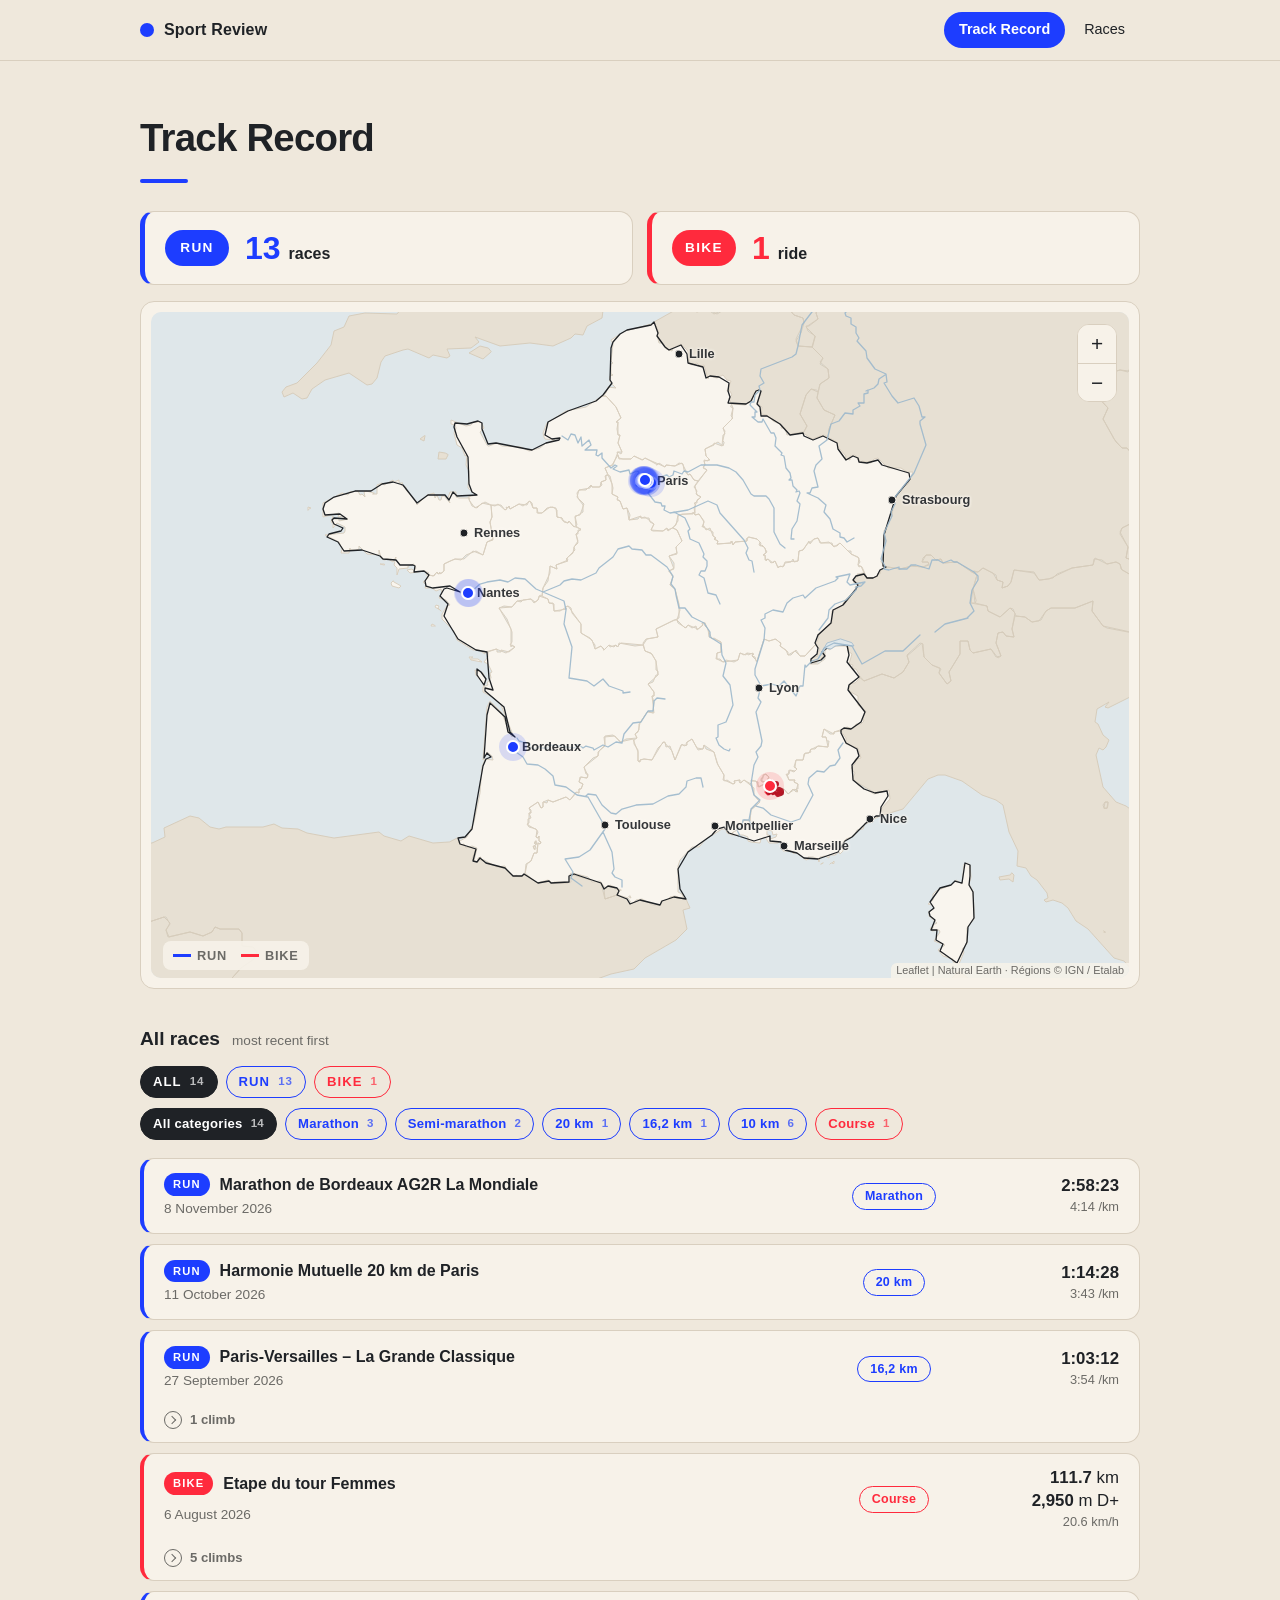
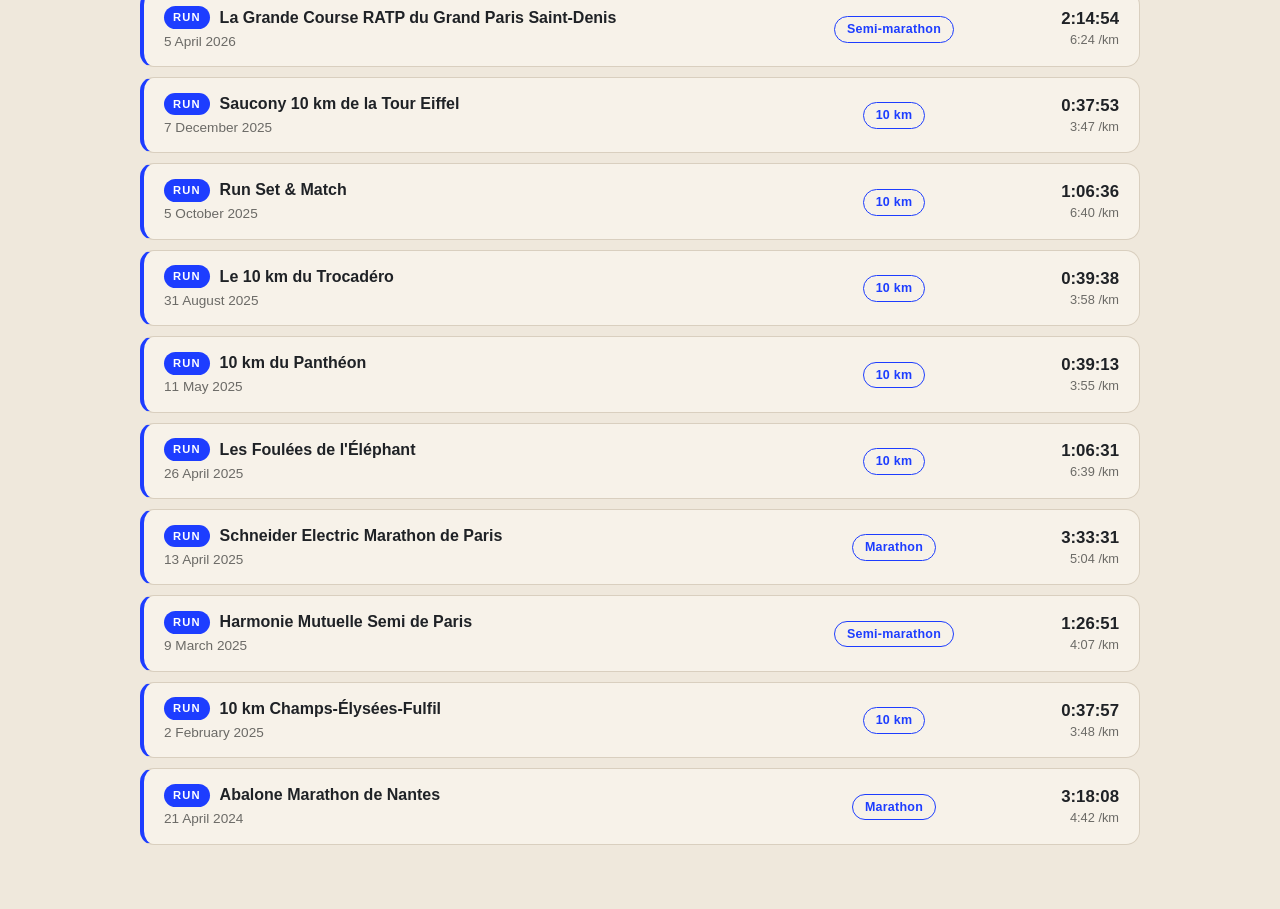
<file: index.html>
<!DOCTYPE html>
<html lang="en">
<head>
  <meta charset="UTF-8" />
  <meta name="viewport" content="width=device-width, initial-scale=1.0" />
  <title>Sport Review — Track Record</title>
  <meta name="description" content="Every race I've run, traced on a map of France." />
  <link rel="stylesheet" href="css/leaflet.css" />
  <link rel="stylesheet" href="css/style.css" />
</head>
<body>
  <nav class="topnav">
    <div class="container topnav-inner">
      <a class="brand" href="index.html">Sport Review</a>
      <div class="topnav-links">
        <a href="index.html" aria-current="page">Track Record</a>
        <a href="courses.html">Races</a>
      </div>
    </div>
  </nav>

  <main class="container page">
    <header class="tr-head">
      <h1 class="page-title">Track Record</h1>
    </header>

    <div id="counters" class="counters"></div>

    <div class="map-panel">
      <div id="map" class="map" aria-label="Map of France with race tracks"></div>
      <button id="map-reset" type="button" class="map-reset" hidden>← All of France</button>
      <div class="map-zoom" role="group" aria-label="Zoom">
        <button id="zoom-in" type="button" aria-label="Zoom in" title="Zoom in (+)">+</button>
        <button id="zoom-out" type="button" aria-label="Zoom out" title="Zoom out (−)">−</button>
      </div>
      <div id="map-legend" class="map-legend"></div>
      <div id="map-tip" class="map-tip" role="tooltip" hidden></div>
    </div>

    <h2 class="list-title">All races <span>most recent first</span></h2>
    <div id="race-filters" class="race-filters"></div>
    <ol id="race-list" class="race-list" aria-label="Races"></ol>
  </main>

  <script src="js/format.js"></script>
  <script src="js/vendor/leaflet.js"></script>
  <script src="js/basemap.js"></script>
  <script src="js/main.js"></script>
</body>
</html>
</file>
<file: css/leaflet.css>
/* required styles */

.leaflet-pane,
.leaflet-tile,
.leaflet-marker-icon,
.leaflet-marker-shadow,
.leaflet-tile-container,
.leaflet-pane > svg,
.leaflet-pane > canvas,
.leaflet-zoom-box,
.leaflet-image-layer,
.leaflet-layer {
	position: absolute;
	left: 0;
	top: 0;
	}
.leaflet-container {
	overflow: hidden;
	}
.leaflet-tile,
.leaflet-marker-icon,
.leaflet-marker-shadow {
	-webkit-user-select: none;
	   -moz-user-select: none;
	        user-select: none;
	  -webkit-user-drag: none;
	}
/* Prevents IE11 from highlighting tiles in blue */
.leaflet-tile::selection {
	background: transparent;
}
/* Safari renders non-retina tile on retina better with this, but Chrome is worse */
.leaflet-safari .leaflet-tile {
	image-rendering: -webkit-optimize-contrast;
	}
/* hack that prevents hw layers "stretching" when loading new tiles */
.leaflet-safari .leaflet-tile-container {
	width: 1600px;
	height: 1600px;
	-webkit-transform-origin: 0 0;
	}
.leaflet-marker-icon,
.leaflet-marker-shadow {
	display: block;
	}
/* .leaflet-container svg: reset svg max-width decleration shipped in Joomla! (joomla.org) 3.x */
/* .leaflet-container img: map is broken in FF if you have max-width: 100% on tiles */
.leaflet-container .leaflet-overlay-pane svg {
	max-width: none !important;
	max-height: none !important;
	}
.leaflet-container .leaflet-marker-pane img,
.leaflet-container .leaflet-shadow-pane img,
.leaflet-container .leaflet-tile-pane img,
.leaflet-container img.leaflet-image-layer,
.leaflet-container .leaflet-tile {
	max-width: none !important;
	max-height: none !important;
	width: auto;
	padding: 0;
	}

.leaflet-container img.leaflet-tile {
	/* See: https://bugs.chromium.org/p/chromium/issues/detail?id=600120 */
	mix-blend-mode: plus-lighter;
}

.leaflet-container.leaflet-touch-zoom {
	-ms-touch-action: pan-x pan-y;
	touch-action: pan-x pan-y;
	}
.leaflet-container.leaflet-touch-drag {
	-ms-touch-action: pinch-zoom;
	/* Fallback for FF which doesn't support pinch-zoom */
	touch-action: none;
	touch-action: pinch-zoom;
}
.leaflet-container.leaflet-touch-drag.leaflet-touch-zoom {
	-ms-touch-action: none;
	touch-action: none;
}
.leaflet-container {
	-webkit-tap-highlight-color: transparent;
}
.leaflet-container a {
	-webkit-tap-highlight-color: rgba(51, 181, 229, 0.4);
}
.leaflet-tile {
	filter: inherit;
	visibility: hidden;
	}
.leaflet-tile-loaded {
	visibility: inherit;
	}
.leaflet-zoom-box {
	width: 0;
	height: 0;
	-moz-box-sizing: border-box;
	     box-sizing: border-box;
	z-index: 800;
	}
/* workaround for https://bugzilla.mozilla.org/show_bug.cgi?id=888319 */
.leaflet-overlay-pane svg {
	-moz-user-select: none;
	}

.leaflet-pane         { z-index: 400; }

.leaflet-tile-pane    { z-index: 200; }
.leaflet-overlay-pane { z-index: 400; }
.leaflet-shadow-pane  { z-index: 500; }
.leaflet-marker-pane  { z-index: 600; }
.leaflet-tooltip-pane   { z-index: 650; }
.leaflet-popup-pane   { z-index: 700; }

.leaflet-map-pane canvas { z-index: 100; }
.leaflet-map-pane svg    { z-index: 200; }

.leaflet-vml-shape {
	width: 1px;
	height: 1px;
	}
.lvml {
	behavior: url(#default#VML);
	display: inline-block;
	position: absolute;
	}


/* control positioning */

.leaflet-control {
	position: relative;
	z-index: 800;
	pointer-events: visiblePainted; /* IE 9-10 doesn't have auto */
	pointer-events: auto;
	}
.leaflet-top,
.leaflet-bottom {
	position: absolute;
	z-index: 1000;
	pointer-events: none;
	}
.leaflet-top {
	top: 0;
	}
.leaflet-right {
	right: 0;
	}
.leaflet-bottom {
	bottom: 0;
	}
.leaflet-left {
	left: 0;
	}
.leaflet-control {
	float: left;
	clear: both;
	}
.leaflet-right .leaflet-control {
	float: right;
	}
.leaflet-top .leaflet-control {
	margin-top: 10px;
	}
.leaflet-bottom .leaflet-control {
	margin-bottom: 10px;
	}
.leaflet-left .leaflet-control {
	margin-left: 10px;
	}
.leaflet-right .leaflet-control {
	margin-right: 10px;
	}


/* zoom and fade animations */

.leaflet-fade-anim .leaflet-popup {
	opacity: 0;
	-webkit-transition: opacity 0.2s linear;
	   -moz-transition: opacity 0.2s linear;
	        transition: opacity 0.2s linear;
	}
.leaflet-fade-anim .leaflet-map-pane .leaflet-popup {
	opacity: 1;
	}
.leaflet-zoom-animated {
	-webkit-transform-origin: 0 0;
	    -ms-transform-origin: 0 0;
	        transform-origin: 0 0;
	}
svg.leaflet-zoom-animated {
	will-change: transform;
}

.leaflet-zoom-anim .leaflet-zoom-animated {
	-webkit-transition: -webkit-transform 0.25s cubic-bezier(0,0,0.25,1);
	   -moz-transition:    -moz-transform 0.25s cubic-bezier(0,0,0.25,1);
	        transition:         transform 0.25s cubic-bezier(0,0,0.25,1);
	}
.leaflet-zoom-anim .leaflet-tile,
.leaflet-pan-anim .leaflet-tile {
	-webkit-transition: none;
	   -moz-transition: none;
	        transition: none;
	}

.leaflet-zoom-anim .leaflet-zoom-hide {
	visibility: hidden;
	}


/* cursors */

.leaflet-interactive {
	cursor: pointer;
	}
.leaflet-grab {
	cursor: -webkit-grab;
	cursor:    -moz-grab;
	cursor:         grab;
	}
.leaflet-crosshair,
.leaflet-crosshair .leaflet-interactive {
	cursor: crosshair;
	}
.leaflet-popup-pane,
.leaflet-control {
	cursor: auto;
	}
.leaflet-dragging .leaflet-grab,
.leaflet-dragging .leaflet-grab .leaflet-interactive,
.leaflet-dragging .leaflet-marker-draggable {
	cursor: move;
	cursor: -webkit-grabbing;
	cursor:    -moz-grabbing;
	cursor:         grabbing;
	}

/* marker & overlays interactivity */
.leaflet-marker-icon,
.leaflet-marker-shadow,
.leaflet-image-layer,
.leaflet-pane > svg path,
.leaflet-tile-container {
	pointer-events: none;
	}

.leaflet-marker-icon.leaflet-interactive,
.leaflet-image-layer.leaflet-interactive,
.leaflet-pane > svg path.leaflet-interactive,
svg.leaflet-image-layer.leaflet-interactive path {
	pointer-events: visiblePainted; /* IE 9-10 doesn't have auto */
	pointer-events: auto;
	}

/* visual tweaks */

.leaflet-container {
	background: #ddd;
	outline-offset: 1px;
	}
.leaflet-container a {
	color: #0078A8;
	}
.leaflet-zoom-box {
	border: 2px dotted #38f;
	background: rgba(255,255,255,0.5);
	}


/* general typography */
.leaflet-container {
	font-family: "Helvetica Neue", Arial, Helvetica, sans-serif;
	font-size: 12px;
	font-size: 0.75rem;
	line-height: 1.5;
	}


/* general toolbar styles */

.leaflet-bar {
	box-shadow: 0 1px 5px rgba(0,0,0,0.65);
	border-radius: 4px;
	}
.leaflet-bar a {
	background-color: #fff;
	border-bottom: 1px solid #ccc;
	width: 26px;
	height: 26px;
	line-height: 26px;
	display: block;
	text-align: center;
	text-decoration: none;
	color: black;
	}
.leaflet-bar a,
.leaflet-control-layers-toggle {
	background-position: 50% 50%;
	background-repeat: no-repeat;
	display: block;
	}
.leaflet-bar a:hover,
.leaflet-bar a:focus {
	background-color: #f4f4f4;
	}
.leaflet-bar a:first-child {
	border-top-left-radius: 4px;
	border-top-right-radius: 4px;
	}
.leaflet-bar a:last-child {
	border-bottom-left-radius: 4px;
	border-bottom-right-radius: 4px;
	border-bottom: none;
	}
.leaflet-bar a.leaflet-disabled {
	cursor: default;
	background-color: #f4f4f4;
	color: #bbb;
	}

.leaflet-touch .leaflet-bar a {
	width: 30px;
	height: 30px;
	line-height: 30px;
	}
.leaflet-touch .leaflet-bar a:first-child {
	border-top-left-radius: 2px;
	border-top-right-radius: 2px;
	}
.leaflet-touch .leaflet-bar a:last-child {
	border-bottom-left-radius: 2px;
	border-bottom-right-radius: 2px;
	}

/* zoom control */

.leaflet-control-zoom-in,
.leaflet-control-zoom-out {
	font: bold 18px 'Lucida Console', Monaco, monospace;
	text-indent: 1px;
	}

.leaflet-touch .leaflet-control-zoom-in, .leaflet-touch .leaflet-control-zoom-out  {
	font-size: 22px;
	}


/* layers control */

.leaflet-control-layers {
	box-shadow: 0 1px 5px rgba(0,0,0,0.4);
	background: #fff;
	border-radius: 5px;
	}
.leaflet-control-layers-toggle {
	background-image: url(images/layers.png);
	width: 36px;
	height: 36px;
	}
.leaflet-retina .leaflet-control-layers-toggle {
	background-image: url(images/layers-2x.png);
	background-size: 26px 26px;
	}
.leaflet-touch .leaflet-control-layers-toggle {
	width: 44px;
	height: 44px;
	}
.leaflet-control-layers .leaflet-control-layers-list,
.leaflet-control-layers-expanded .leaflet-control-layers-toggle {
	display: none;
	}
.leaflet-control-layers-expanded .leaflet-control-layers-list {
	display: block;
	position: relative;
	}
.leaflet-control-layers-expanded {
	padding: 6px 10px 6px 6px;
	color: #333;
	background: #fff;
	}
.leaflet-control-layers-scrollbar {
	overflow-y: scroll;
	overflow-x: hidden;
	padding-right: 5px;
	}
.leaflet-control-layers-selector {
	margin-top: 2px;
	position: relative;
	top: 1px;
	}
.leaflet-control-layers label {
	display: block;
	font-size: 13px;
	font-size: 1.08333em;
	}
.leaflet-control-layers-separator {
	height: 0;
	border-top: 1px solid #ddd;
	margin: 5px -10px 5px -6px;
	}

/* Default icon URLs */
.leaflet-default-icon-path { /* used only in path-guessing heuristic, see L.Icon.Default */
	background-image: url(images/marker-icon.png);
	}


/* attribution and scale controls */

.leaflet-container .leaflet-control-attribution {
	background: #fff;
	background: rgba(255, 255, 255, 0.8);
	margin: 0;
	}
.leaflet-control-attribution,
.leaflet-control-scale-line {
	padding: 0 5px;
	color: #333;
	line-height: 1.4;
	}
.leaflet-control-attribution a {
	text-decoration: none;
	}
.leaflet-control-attribution a:hover,
.leaflet-control-attribution a:focus {
	text-decoration: underline;
	}
.leaflet-attribution-flag {
	display: inline !important;
	vertical-align: baseline !important;
	width: 1em;
	height: 0.6669em;
	}
.leaflet-left .leaflet-control-scale {
	margin-left: 5px;
	}
.leaflet-bottom .leaflet-control-scale {
	margin-bottom: 5px;
	}
.leaflet-control-scale-line {
	border: 2px solid #777;
	border-top: none;
	line-height: 1.1;
	padding: 2px 5px 1px;
	white-space: nowrap;
	-moz-box-sizing: border-box;
	     box-sizing: border-box;
	background: rgba(255, 255, 255, 0.8);
	text-shadow: 1px 1px #fff;
	}
.leaflet-control-scale-line:not(:first-child) {
	border-top: 2px solid #777;
	border-bottom: none;
	margin-top: -2px;
	}
.leaflet-control-scale-line:not(:first-child):not(:last-child) {
	border-bottom: 2px solid #777;
	}

.leaflet-touch .leaflet-control-attribution,
.leaflet-touch .leaflet-control-layers,
.leaflet-touch .leaflet-bar {
	box-shadow: none;
	}
.leaflet-touch .leaflet-control-layers,
.leaflet-touch .leaflet-bar {
	border: 2px solid rgba(0,0,0,0.2);
	background-clip: padding-box;
	}


/* popup */

.leaflet-popup {
	position: absolute;
	text-align: center;
	margin-bottom: 20px;
	}
.leaflet-popup-content-wrapper {
	padding: 1px;
	text-align: left;
	border-radius: 12px;
	}
.leaflet-popup-content {
	margin: 13px 24px 13px 20px;
	line-height: 1.3;
	font-size: 13px;
	font-size: 1.08333em;
	min-height: 1px;
	}
.leaflet-popup-content p {
	margin: 17px 0;
	margin: 1.3em 0;
	}
.leaflet-popup-tip-container {
	width: 40px;
	height: 20px;
	position: absolute;
	left: 50%;
	margin-top: -1px;
	margin-left: -20px;
	overflow: hidden;
	pointer-events: none;
	}
.leaflet-popup-tip {
	width: 17px;
	height: 17px;
	padding: 1px;

	margin: -10px auto 0;
	pointer-events: auto;

	-webkit-transform: rotate(45deg);
	   -moz-transform: rotate(45deg);
	    -ms-transform: rotate(45deg);
	        transform: rotate(45deg);
	}
.leaflet-popup-content-wrapper,
.leaflet-popup-tip {
	background: white;
	color: #333;
	box-shadow: 0 3px 14px rgba(0,0,0,0.4);
	}
.leaflet-container a.leaflet-popup-close-button {
	position: absolute;
	top: 0;
	right: 0;
	border: none;
	text-align: center;
	width: 24px;
	height: 24px;
	font: 16px/24px Tahoma, Verdana, sans-serif;
	color: #757575;
	text-decoration: none;
	background: transparent;
	}
.leaflet-container a.leaflet-popup-close-button:hover,
.leaflet-container a.leaflet-popup-close-button:focus {
	color: #585858;
	}
.leaflet-popup-scrolled {
	overflow: auto;
	}

.leaflet-oldie .leaflet-popup-content-wrapper {
	-ms-zoom: 1;
	}
.leaflet-oldie .leaflet-popup-tip {
	width: 24px;
	margin: 0 auto;

	-ms-filter: "progid:DXImageTransform.Microsoft.Matrix(M11=0.70710678, M12=0.70710678, M21=-0.70710678, M22=0.70710678)";
	filter: progid:DXImageTransform.Microsoft.Matrix(M11=0.70710678, M12=0.70710678, M21=-0.70710678, M22=0.70710678);
	}

.leaflet-oldie .leaflet-control-zoom,
.leaflet-oldie .leaflet-control-layers,
.leaflet-oldie .leaflet-popup-content-wrapper,
.leaflet-oldie .leaflet-popup-tip {
	border: 1px solid #999;
	}


/* div icon */

.leaflet-div-icon {
	background: #fff;
	border: 1px solid #666;
	}


/* Tooltip */
/* Base styles for the element that has a tooltip */
.leaflet-tooltip {
	position: absolute;
	padding: 6px;
	background-color: #fff;
	border: 1px solid #fff;
	border-radius: 3px;
	color: #222;
	white-space: nowrap;
	-webkit-user-select: none;
	-moz-user-select: none;
	-ms-user-select: none;
	user-select: none;
	pointer-events: none;
	box-shadow: 0 1px 3px rgba(0,0,0,0.4);
	}
.leaflet-tooltip.leaflet-interactive {
	cursor: pointer;
	pointer-events: auto;
	}
.leaflet-tooltip-top:before,
.leaflet-tooltip-bottom:before,
.leaflet-tooltip-left:before,
.leaflet-tooltip-right:before {
	position: absolute;
	pointer-events: none;
	border: 6px solid transparent;
	background: transparent;
	content: "";
	}

/* Directions */

.leaflet-tooltip-bottom {
	margin-top: 6px;
}
.leaflet-tooltip-top {
	margin-top: -6px;
}
.leaflet-tooltip-bottom:before,
.leaflet-tooltip-top:before {
	left: 50%;
	margin-left: -6px;
	}
.leaflet-tooltip-top:before {
	bottom: 0;
	margin-bottom: -12px;
	border-top-color: #fff;
	}
.leaflet-tooltip-bottom:before {
	top: 0;
	margin-top: -12px;
	margin-left: -6px;
	border-bottom-color: #fff;
	}
.leaflet-tooltip-left {
	margin-left: -6px;
}
.leaflet-tooltip-right {
	margin-left: 6px;
}
.leaflet-tooltip-left:before,
.leaflet-tooltip-right:before {
	top: 50%;
	margin-top: -6px;
	}
.leaflet-tooltip-left:before {
	right: 0;
	margin-right: -12px;
	border-left-color: #fff;
	}
.leaflet-tooltip-right:before {
	left: 0;
	margin-left: -12px;
	border-right-color: #fff;
	}

/* Printing */

@media print {
	/* Prevent printers from removing background-images of controls. */
	.leaflet-control {
		-webkit-print-color-adjust: exact;
		print-color-adjust: exact;
		}
	}
</file>
<file: css/style.css>
/* ==========================================================================
   Sport Review — Direction artistique
   Fond beige · texte anthracite foncé · détails et formes en bleu électrique
   ========================================================================== */

:root {
  --bg: #efe8dc;          /* beige */
  --surface: #f7f2e9;     /* beige clair (cartes) */
  --text: #1f2226;        /* anthracite foncé */
  --muted: #6b6a66;
  --line: #d9cfbf;        /* filets */
  --blue: #1d3dff;        /* bleu électrique */
  --blue-soft: #dfe3fb;
  --radius: 14px;
  --run: var(--blue);   /* course à pied : bleu électrique */
  --bike: #ff2a3d;      /* vélo : rouge électrique */
}

* { box-sizing: border-box; }

body {
  margin: 0;
  font-family: -apple-system, BlinkMacSystemFont, "Segoe UI", Inter, Roboto, sans-serif;
  background: var(--bg);
  color: var(--text);
  line-height: 1.5;
}

a { color: var(--blue); }
::selection { background: var(--blue); color: #fff; }

.container { max-width: 1040px; margin: 0 auto; padding: 0 20px; }

/* ---------- Navigation ---------- */
.topnav { border-bottom: 1px solid var(--line); background: var(--bg); position: sticky; top: 0; z-index: 10; }
.topnav-inner { display: flex; justify-content: space-between; align-items: center; height: 60px; }
.brand { color: var(--text); font-weight: 800; text-decoration: none; letter-spacing: .01em; display: flex; align-items: center; gap: 10px; }
.brand::before { content: ""; width: 14px; height: 14px; border-radius: 50%; background: var(--blue); }
.topnav-links { display: flex; gap: 4px; }
.topnav-links a { color: var(--text); text-decoration: none; padding: 6px 14px; border-radius: 999px; font-size: .9rem; border: 1px solid transparent; }
.topnav-links a:hover { border-color: var(--blue); color: var(--blue); }
.topnav-links a[aria-current="page"] { background: var(--blue); color: #fff; font-weight: 600; }

/* ---------- Track Record ---------- */
.tr-head { margin-bottom: 24px; }

.counters { display: grid; grid-template-columns: repeat(auto-fit, minmax(260px, 1fr)); gap: 14px; margin-bottom: 16px; }
.counter {
  display: flex; align-items: center; gap: 16px; padding: 18px 20px;
  background: var(--surface); border: 1px solid var(--line); border-radius: var(--radius); border-left: 5px solid var(--sport);
}
.counter-tag {
  flex: none; min-width: 64px; text-align: center; padding: 8px 12px; border-radius: 999px;
  background: var(--sport); color: #fff; font-weight: 800; font-size: .85rem; letter-spacing: .1em;
}
.counter p { margin: 0; }
.counter-value { font-size: 2rem; font-weight: 800; line-height: 1.15; color: var(--sport); font-variant-numeric: tabular-nums; }
.counter-value span { font-size: 1rem; font-weight: 600; color: var(--text); margin-left: 8px; }
.counter-sub { font-weight: 600; font-variant-numeric: tabular-nums; }

.map-panel { position: relative; background: var(--surface); border: 1px solid var(--line); border-radius: var(--radius); padding: 10px; margin-bottom: 36px; }
.map { height: min(74vh, 720px); min-height: 420px; border-radius: 10px; overflow: hidden; z-index: 0; }
/* hand-drawn basemap: sea, land and city labels */
.map.leaflet-container { background: #dfe7ea; font-family: inherit; }
.map .city-label {
  background: none; border: 0; box-shadow: none; padding: 0; color: var(--text);
  font-size: .72rem; font-weight: 600; text-shadow: 0 0 3px #f9f5ee, 0 0 3px #f9f5ee, 0 0 2px #f9f5ee;
}
.map .city-label::before { display: none; }
.map .city-1 { font-size: .8rem; font-weight: 700; }
.map .city-3 { font-size: .68rem; font-weight: 500; color: var(--muted); }
.map .leaflet-interactive { cursor: pointer; }
.map .leaflet-control-attribution { background: rgba(247, 242, 233, .85); color: var(--muted); font-size: .68rem; border-radius: 6px 0 0 0; }
.map .leaflet-control-attribution a { color: var(--muted); }

.map-tip {
  position: absolute; left: 0; top: 0; z-index: 6; pointer-events: none; display: grid; gap: 2px;
  min-width: 180px; max-width: 280px; padding: 10px 14px; border-radius: 12px;
  background: var(--text); color: var(--bg); border-left: 4px solid var(--sport);
  box-shadow: 0 6px 20px rgba(31, 34, 38, .18); font-size: .85rem;
}
.map-tip[hidden] { display: none; }
.tip-name { font-weight: 700; }
.tip-date { color: #b9b4ab; font-size: .8rem; }
.tip-figure { font-weight: 700; font-variant-numeric: tabular-nums; margin-top: 2px; }

.map-zoom { position: absolute; z-index: 5; right: 22px; top: 22px; display: grid; border-radius: 12px; overflow: hidden; border: 1px solid var(--line); background: var(--surface); }
.map-zoom button {
  width: 38px; height: 38px; font: inherit; font-size: 1.3rem; line-height: 1; cursor: pointer;
  background: var(--surface); color: var(--text); border: 0;
}
.map-zoom button + button { border-top: 1px solid var(--line); }
.map-zoom button:hover { background: var(--blue); color: #fff; }
.map-reset {
  position: absolute; z-index: 5; left: 22px; top: 22px; font: inherit; font-size: .85rem; font-weight: 600; cursor: pointer;
  background: var(--text); color: var(--bg); border: 0; border-radius: 999px; padding: 7px 14px;
}
.map-reset:hover { background: var(--blue); color: #fff; }

.list-title { font-size: 1.2rem; margin: 0 0 16px; display: flex; align-items: baseline; gap: 12px; }
.list-title span { color: var(--muted); font-size: .85rem; font-weight: 400; }

.sport-run { --sport: var(--run); }
.sport-bike { --sport: var(--bike); }

.map-legend { position: absolute; z-index: 5; left: 22px; bottom: 18px; background: rgba(247, 242, 233, .9); padding: 5px 10px; border-radius: 8px; font-weight: 700; letter-spacing: .06em; display: flex; gap: 14px; font-size: .8rem; color: var(--muted); }
.legend-item { display: flex; align-items: center; gap: 6px; }
.legend-item i { width: 18px; height: 0; border-top: 3px solid var(--sport); }

.race-filters { display: grid; gap: 10px; margin: -4px 0 18px; }
.filter-row { display: flex; flex-wrap: wrap; gap: 8px; }
.chip {
  --c: var(--text);
  display: inline-flex; align-items: center; gap: 8px; cursor: pointer;
  font: inherit; font-size: .82rem; font-weight: 700; letter-spacing: .02em;
  padding: 5px 12px; border-radius: 999px; background: transparent; color: var(--c); border: 1.5px solid var(--c);
  transition: background .15s, color .15s;
}
.chip-run { --c: var(--run); }
.chip-bike { --c: var(--bike); }
.chip:hover { background: color-mix(in srgb, var(--c) 10%, transparent); }
.chip[aria-pressed="true"] { background: var(--c); color: #fff; }
.chip-n { font-size: .72rem; font-weight: 600; opacity: .7; font-variant-numeric: tabular-nums; }
.filter-row:first-child .chip { text-transform: uppercase; letter-spacing: .08em; }
.race-list { list-style: none; margin: 0; padding: 0; display: grid; gap: 10px; grid-template-columns: 1fr; }
.race-card {
  border-radius: var(--radius); background: var(--surface); border: 1px solid var(--line); border-left: 4px solid var(--sport);
  transition: border-color .15s, background .15s; overflow: hidden;
}
.race-card:hover, .race-card.hover { border-color: var(--sport); }
.race-card.selected { background: var(--sport); border-color: var(--sport); color: #fff; }
.race-card.selected .race-meta, .race-card.selected em, .race-card.selected .climbs summary { color: #e6e9ff; }
.race-card.selected .badge { background: #fff; color: var(--sport); }
.race {
  width: 100%; text-align: left; font: inherit; color: inherit; cursor: pointer; background: none; border: 0;
  display: grid; gap: 4px; padding: 14px 16px; align-content: start;
}
.race:focus-visible { outline: 2px solid var(--sport); outline-offset: -2px; border-radius: var(--radius); }
/* One race per line: name + date on the left, figures on the right */
@media (min-width: 700px) {
  .race-list .race { grid-template-columns: 1fr auto; grid-template-areas: "top fig" "meta fig"; column-gap: 24px; row-gap: 2px; align-items: center; padding: 14px 20px; }
  .race-list .race-top { grid-area: top; justify-content: flex-start; align-items: center; }
  .race-list .race-top .badge { order: -1; }
  .race-list .race-meta { grid-area: meta; }
  .race-list .race-figures { grid-area: fig; margin: 0; display: grid; grid-template-columns: 150px 130px; gap: 0 20px; font-size: 1.05rem; align-items: center; }
  .race-list .fig.fig-cat { text-align: center; }
  .race-list .fig-stack { display: grid; gap: 2px; line-height: 1.25; }
  .race-list .fig-sub { font-size: .8rem; color: var(--muted); font-weight: 500; }
  .race-card.selected .fig-sub { color: #e6e9ff; }
  .race-list .fig { text-align: right; white-space: nowrap; }
}
.race-top { display: flex; justify-content: space-between; align-items: flex-start; gap: 10px; }
.race-name { font-weight: 700; }
.badge, .tag {
  flex: none; font-size: .7rem; font-weight: 800; letter-spacing: .1em;
  padding: 3px 9px; border-radius: 999px; background: var(--sport); color: #fff;
}
.tag { font-size: .62rem; padding: 2px 7px; vertical-align: 1px; }
.cat-pill {
  display: inline-block; padding: 3px 12px; border-radius: 999px; white-space: nowrap;
  border: 1.5px solid var(--sport); color: var(--sport); background: transparent;
  font-size: .78rem; font-weight: 700; letter-spacing: .02em;
}
.race-card.selected .cat-pill { border-color: #fff; color: #fff; }
.race-meta { color: var(--muted); font-size: .85rem; }
.race-figures { display: flex; gap: 18px; font-variant-numeric: tabular-nums; margin-top: 4px; }
.race-figures em { color: var(--muted); font-style: normal; font-size: .8rem; }

/* Collapsible climbs under a race */
.climbs { padding: 0 20px 12px; }
.climbs summary {
  list-style: none; cursor: pointer; display: inline-flex; align-items: center; gap: 8px;
  font-size: .82rem; font-weight: 600; color: var(--muted); user-select: none;
}
.climbs summary::-webkit-details-marker { display: none; }
.climbs summary:hover { color: var(--sport); }
.chev {
  width: 18px; height: 18px; border-radius: 50%; border: 1.5px solid currentColor;
  display: grid; place-items: center; transition: transform .2s;
}
.chev::before { content: ""; width: 5px; height: 5px; margin-left: -2px; border-right: 1.5px solid currentColor; border-bottom: 1.5px solid currentColor; transform: rotate(-45deg); }
.climbs[open] .chev { transform: rotate(90deg); }
.climb-list { list-style: none; margin: 10px 0 2px; padding: 0; display: grid; gap: 6px; font-size: .88rem; }
.climb-row { display: grid; grid-template-columns: 34px minmax(0, 1fr) 70px 60px; align-items: center; gap: 10px; max-width: 520px; font-variant-numeric: tabular-nums; }
.climb-row .num { text-align: right; }
.climb-row .muted { color: var(--muted); }
.race-card.selected .climb-row .muted { color: #e6e9ff; }
.race-card.selected .cat:not(.cat-HC) { background: #fff; color: var(--sport); }
/* climb summit badges on the map */
.climb-marker { background: none; border: 0; }
.climb-marker .cat { transform: translate(-50%, -50%); box-shadow: 0 0 0 2px #fff, 0 2px 6px rgba(31, 34, 38, .25); }
.climb-marker .cat-HC { box-shadow: inset 0 0 0 2px var(--sport), 0 0 0 2px #fff, 0 2px 6px rgba(31, 34, 38, .25); }
.map .climb-tip { font-family: inherit; font-size: .78rem; border-radius: 8px; border: 0; box-shadow: 0 4px 14px rgba(31, 34, 38, .18); }

/* ---------- Page « Paramètre des courses » ---------- */
.page { padding-top: 48px; padding-bottom: 64px; }
.page-title { font-size: clamp(1.8rem, 4vw, 2.4rem); margin: 0 0 28px; letter-spacing: -.02em; }
.page-title::after { content: ""; display: block; width: 48px; height: 4px; background: var(--blue); border-radius: 2px; margin-top: 12px; }
.note { color: var(--muted); }
.note code { background: var(--surface); border: 1px solid var(--line); border-radius: 5px; padding: 1px 6px; font-size: .85em; }

.course-list { display: grid; gap: 10px; }

.course { background: var(--surface); border: 1px solid var(--line); border-radius: var(--radius); overflow: hidden; }
.course[open] { border-color: var(--blue); }
.course summary {
  list-style: none; cursor: pointer; display: flex; align-items: center; gap: 14px;
  padding: 16px 18px; font-weight: 600; user-select: none;
}
.course summary::-webkit-details-marker { display: none; }
.course summary:hover .file-name { color: var(--blue); }
.course summary:focus-visible { outline: 2px solid var(--blue); outline-offset: -2px; border-radius: var(--radius); }
.chevron {
  width: 26px; height: 26px; flex: none; border-radius: 50%; border: 1.5px solid var(--blue);
  display: grid; place-items: center; transition: transform .2s, background .2s;
}
.chevron::before {
  content: ""; width: 7px; height: 7px; margin-left: -2px;
  border-right: 2px solid var(--blue); border-bottom: 2px solid var(--blue); transform: rotate(-45deg);
}
.course[open] .chevron { transform: rotate(90deg); background: var(--blue); }
.course[open] .chevron::before { border-color: #fff; }
.file-name { font-variant-numeric: tabular-nums; transition: color .15s; }

.course-fields { display: grid; gap: 14px; padding: 4px 18px 20px 58px; border-top: 1px solid var(--line); padding-top: 18px; }
.field { display: grid; grid-template-columns: 170px 1fr; align-items: center; gap: 12px; }
.field-label { color: var(--muted); font-size: .9rem; }
.field-static { padding: 9px 0; }
.field--top { align-items: start; }
.field--top .field-label { padding-top: 9px; }
.field-label small { font-size: .75rem; }
.field textarea {
  font: inherit; width: 100%; max-width: 420px; padding: 9px 12px; border-radius: 10px; resize: vertical;
  border: 1px solid var(--line); background: var(--bg); color: var(--text);
}
.field textarea:focus { outline: none; border-color: var(--blue); box-shadow: 0 0 0 3px var(--blue-soft); }
.field textarea:disabled { background: transparent; border-color: transparent; padding-left: 0; resize: none; }
.field textarea.saved { border-color: var(--blue); box-shadow: 0 0 0 3px var(--blue-soft); }
.badge-mini { font-size: .68rem; font-weight: 800; text-transform: uppercase; letter-spacing: .1em; padding: 2px 8px; border-radius: 999px; background: var(--bike); color: #fff; }
.cat {
  display: inline-grid; place-items: center; min-width: 22px; height: 22px; padding: 0 5px; border-radius: 5px;
  font-size: .7rem; font-weight: 800; color: #fff; background: var(--sport, var(--bike));
}
.cat-3 { background: color-mix(in srgb, var(--sport, var(--bike)) 80%, var(--text)); }
.cat-2 { background: color-mix(in srgb, var(--sport, var(--bike)) 65%, var(--text)); }
.cat-1 { background: color-mix(in srgb, var(--sport, var(--bike)) 45%, var(--text)); }
.cat-HC { background: var(--text); color: #fff; box-shadow: inset 0 0 0 2px var(--sport, var(--bike)); }
.cat-none { background: transparent; color: var(--muted); box-shadow: inset 0 0 0 1.5px var(--line); }


.field input {
  font: inherit; width: 100%; max-width: 420px; padding: 9px 12px; border-radius: 10px;
  border: 1px solid var(--line); background: var(--bg); color: var(--text);
  transition: border-color .2s, box-shadow .2s;
}
.field input:hover:not(:disabled) { border-color: var(--blue); }
.field input:focus { outline: none; border-color: var(--blue); box-shadow: 0 0 0 3px var(--blue-soft); }
.field input:disabled { background: transparent; border-color: transparent; padding-left: 0; color: var(--text); }
.field input.saved { border-color: var(--blue); box-shadow: 0 0 0 3px var(--blue-soft); }
.field input.error { border-color: #c2412d; }
@media (max-width: 640px) {
  .course-fields { padding-left: 18px; }
  .field { grid-template-columns: 1fr; gap: 6px; }
}
</file>
